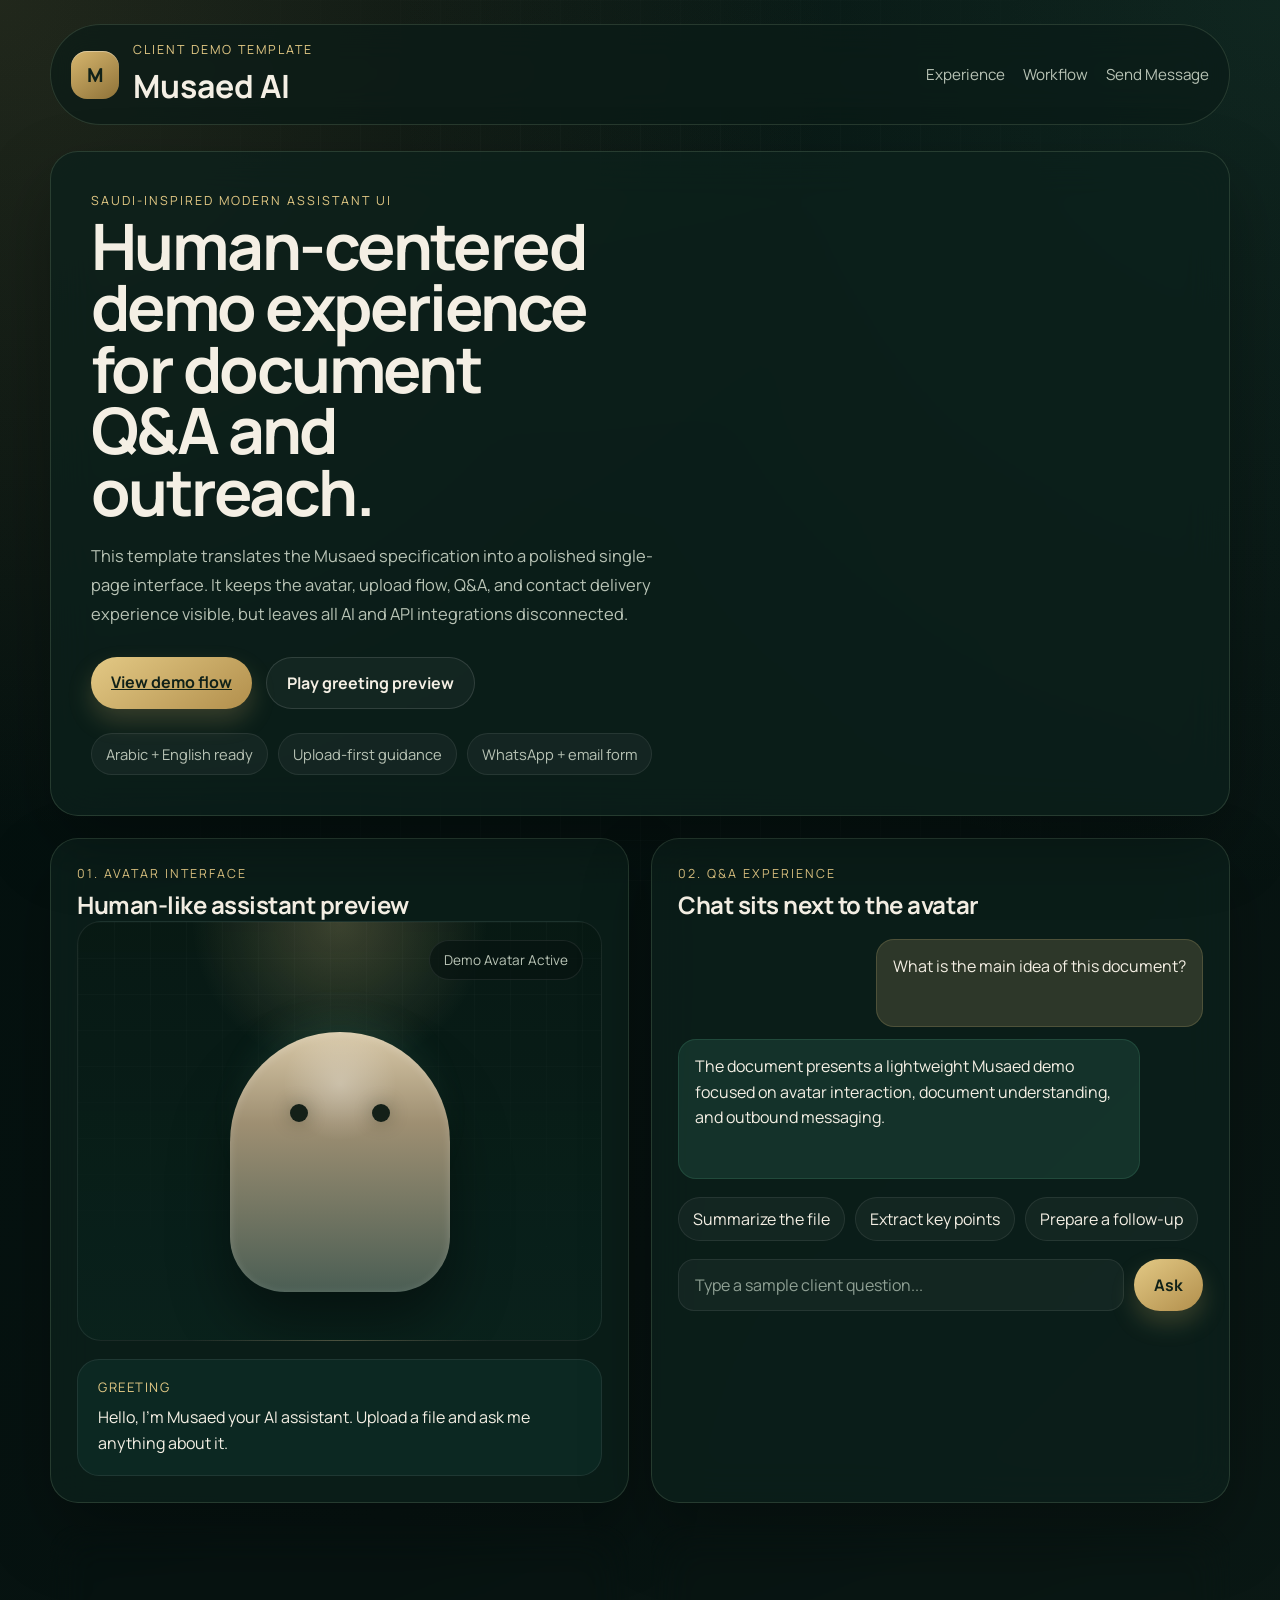
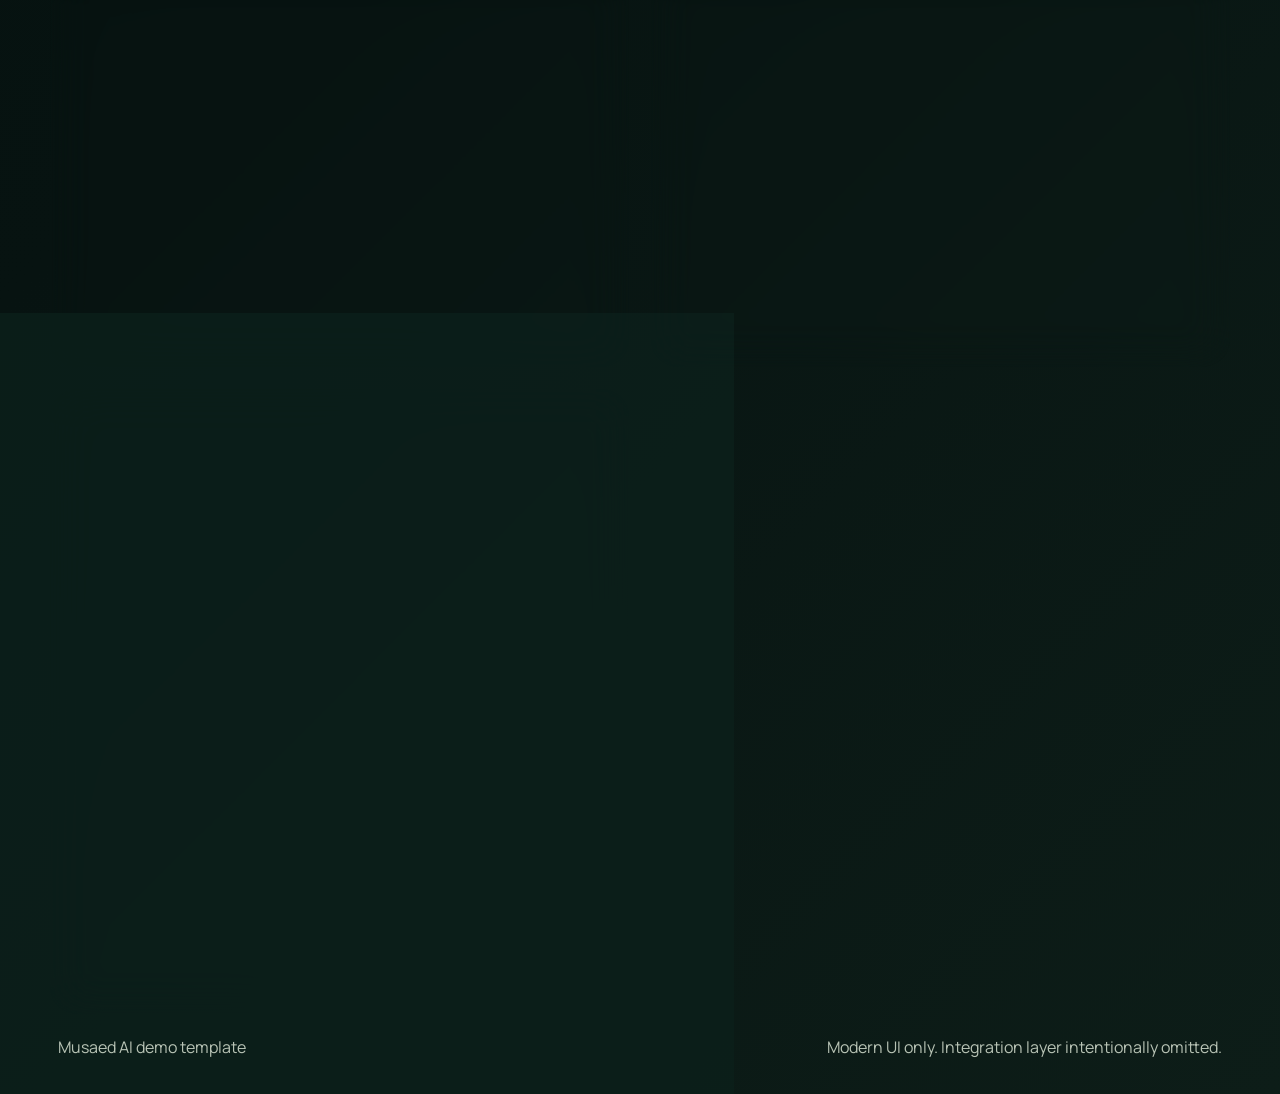
<file: index.html>
<!DOCTYPE html>
<html lang="en">
  <head>
    <meta charset="UTF-8" />
    <meta name="viewport" content="width=device-width, initial-scale=1.0" />
    <title>Musaed AI Demo UI</title>
    <link rel="preconnect" href="https://fonts.googleapis.com" />
    <link rel="preconnect" href="https://fonts.gstatic.com" crossorigin />
    <link
      href="https://fonts.googleapis.com/css2?family=Manrope:wght@400;500;600;700;800&family=Noto+Sans+Arabic:wght@400;500;700&display=swap"
      rel="stylesheet"
    />
    <link rel="stylesheet" href="./styles.css" />
  </head>
  <body>
    <div class="page-shell">
      <header class="topbar">
        <div class="brand-lockup">
          <div class="brand-mark">M</div>
          <div>
            <p class="eyebrow">Client Demo Template</p>
            <h1>Musaed AI</h1>
          </div>
        </div>
        <nav class="topnav">
          <a href="#experience">Experience</a>
          <a href="#workflow">Workflow</a>
          <a href="#contact">Send Message</a>
        </nav>
      </header>

      <main>
        <section class="hero" id="experience">
          <div class="hero-copy">
            <p class="eyebrow">Saudi-inspired modern assistant UI</p>
            <h2>Human-centered demo experience for document Q&A and outreach.</h2>
            <p class="hero-text">
              This template translates the Musaed specification into a polished
              single-page interface. It keeps the avatar, upload flow, Q&amp;A,
              and contact delivery experience visible, but leaves all AI and API
              integrations disconnected.
            </p>
            <div class="hero-actions">
              <a class="button button-primary" href="#workflow">View demo flow</a>
              <button class="button button-secondary" id="playGreeting" type="button">
                Play greeting preview
              </button>
            </div>
            <ul class="feature-pills">
              <li>Arabic + English ready</li>
              <li>Upload-first guidance</li>
              <li>WhatsApp + email form</li>
            </ul>
          </div>

        </section>

        <section class="experience-grid" id="workflow">
          <article class="panel avatar-panel">
            <div class="panel-heading">
              <p class="eyebrow">01. Avatar Interface</p>
              <h3>Human-like assistant preview</h3>
            </div>
            <div class="avatar-stage">
              <div class="stage-grid"></div>
              <div class="avatar-halo"></div>
              <div class="avatar-core">
                <div class="avatar-face">
                  <span></span>
                  <span></span>
                </div>
              </div>
              <div class="status-badge">Demo Avatar Active</div>
            </div>
            <div class="speech-card" id="speechCard">
              <p class="speech-label">Greeting</p>
              <p class="speech-text">
                Hello, I’m Musaed your AI assistant. Upload a file and ask me
                anything about it.
              </p>
            </div>
          </article>

          <article class="panel chat-panel">
            <div class="panel-heading">
              <p class="eyebrow">02. Q&amp;A Experience</p>
              <h3>Chat sits next to the avatar</h3>
            </div>
            <div class="chat-thread" id="chatThread">
              <div class="bubble bubble-user">
                What is the main idea of this document?
              </div>
              <div class="bubble bubble-assistant">
                The document presents a lightweight Musaed demo focused on avatar
                interaction, document understanding, and outbound messaging.
              </div>
            </div>
            <div class="prompt-row">
              <button class="prompt-chip" type="button">Summarize the file</button>
              <button class="prompt-chip" type="button">Extract key points</button>
              <button class="prompt-chip" type="button">Prepare a follow-up</button>
            </div>
            <form class="chat-composer" id="chatComposer">
              <input
                id="chatInput"
                type="text"
                placeholder="Type a sample client question..."
                aria-label="Question input"
              />
              <button class="button button-primary" type="submit">Ask</button>
            </form>
          </article>
        </section>

        <section class="workflow-grid">
          <article class="panel upload-panel">
            <div class="panel-heading">
              <p class="eyebrow">03. Document Upload</p>
              <h3>Drop a client file here</h3>
            </div>
            <label class="dropzone" for="fileInput">
              <input id="fileInput" type="file" accept=".pdf,.doc,.docx,.txt,.xls,.xlsx" />
              <div class="dropzone-icon">+</div>
              <strong>Drag &amp; drop or click to upload</strong>
              <span>Accepted: PDF, Word, Text, Excel up to 5MB</span>
            </label>
            <div class="upload-result" id="uploadResult">
              <p class="upload-state">No document uploaded yet.</p>
            </div>
          </article>

          <article class="panel summary-panel">
            <div class="panel-heading">
              <p class="eyebrow">04. Demo Journey</p>
              <h3>Client-facing walkthrough</h3>
            </div>
            <ol class="journey-list">
              <li>Client lands on the page and sees the avatar greeting.</li>
              <li>They upload a file and receive a ready-state confirmation.</li>
              <li>They ask a question and see an answer in voice/text style UI.</li>
              <li>They trigger a WhatsApp or email follow-up from the same page.</li>
            </ol>
            <div class="insight-card" id="statusCard">
              <p class="insight-label">Current demo status</p>
              <p class="insight-value">UI only. No AI services connected.</p>
            </div>
          </article>
        </section>

        <section class="contact-grid" id="contact">
          <article class="panel form-panel">
            <div class="panel-heading">
              <p class="eyebrow">05. Delivery Form</p>
              <h3>Send by WhatsApp or email</h3>
            </div>
            <form class="delivery-form" id="deliveryForm">
              <label>
                <span>Name</span>
                <input type="text" name="name" placeholder="Client or lead name" />
              </label>
              <label>
                <span>Email</span>
                <input type="email" name="email" placeholder="name@company.com" />
              </label>
              <label>
                <span>WhatsApp Number</span>
                <input type="tel" name="phone" placeholder="+966 5X XXX XXXX" />
              </label>
              <label>
                <span>Message</span>
                <textarea
                  name="message"
                  rows="4"
                  placeholder="Write a summary, proposal, or follow-up message..."
                ></textarea>
              </label>
              <button class="button button-primary" type="submit">
                Send demo message
              </button>
            </form>
          </article>
        </section>
      </main>

      <footer class="footer">
        <p>Musaed AI demo template</p>
        <p>Modern UI only. Integration layer intentionally omitted.</p>
      </footer>
    </div>

    <script src="./script.js"></script>
  </body>
</html>
</file>
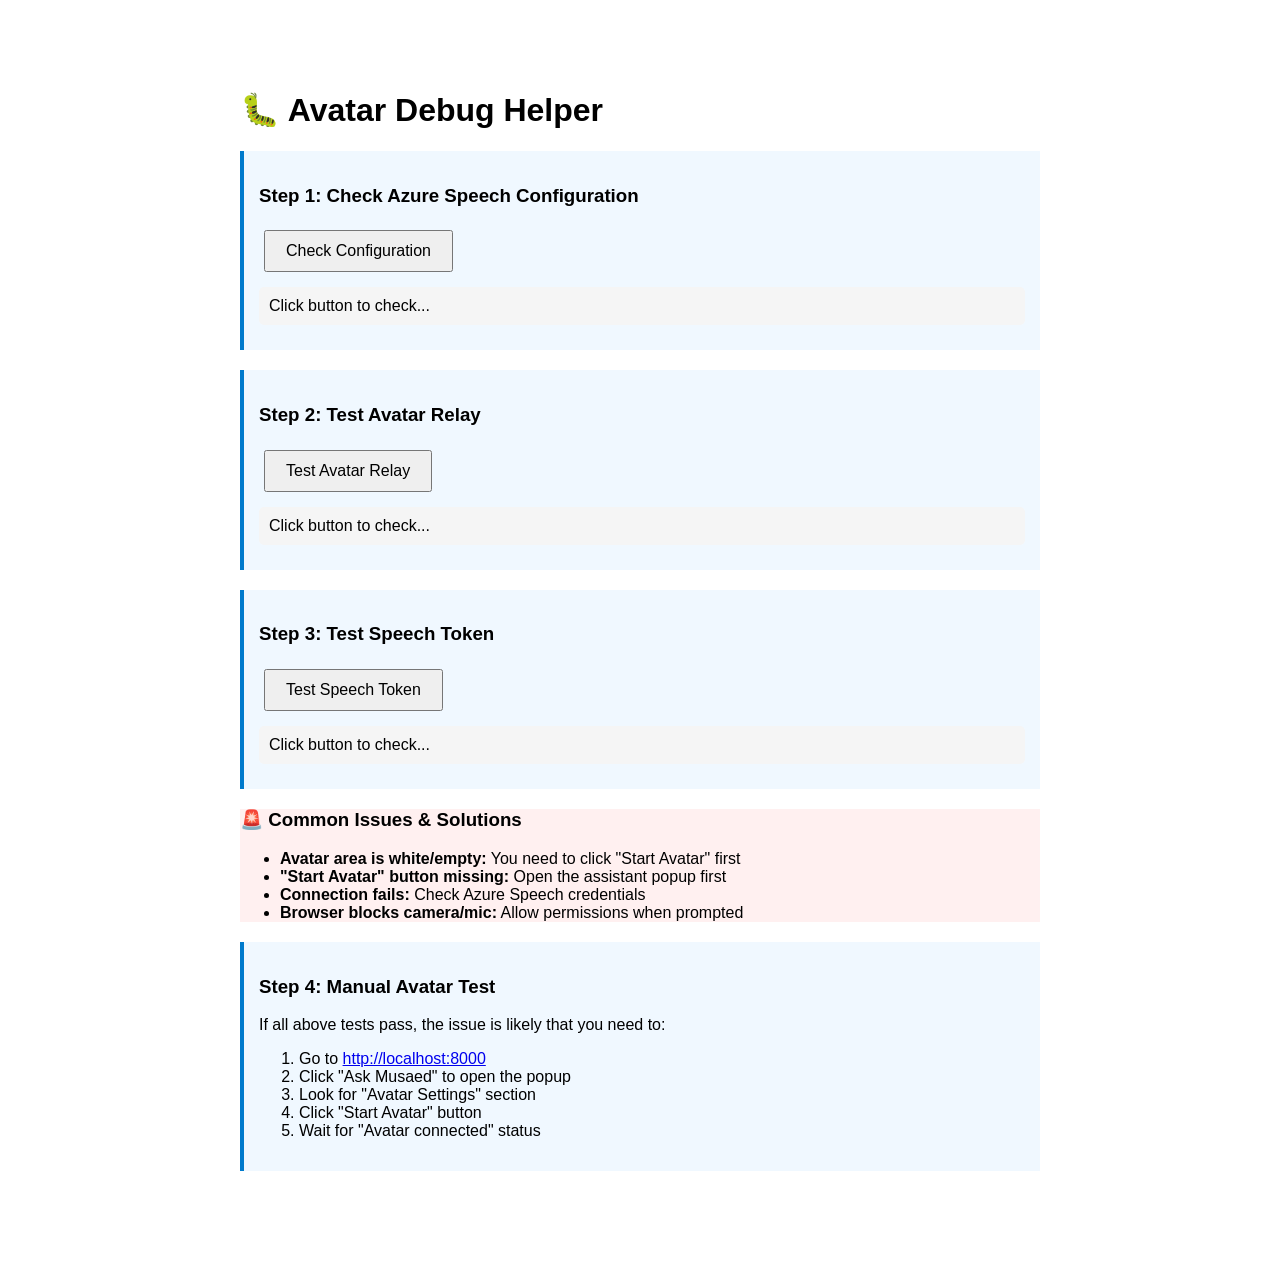
<file: debug_avatar.html>
<!DOCTYPE html>
<html lang="en">
<head>
    <meta charset="UTF-8">
    <meta name="viewport" content="width=device-width, initial-scale=1.0">
    <title>Avatar Debug Helper</title>
    <style>
        body { font-family: Arial, sans-serif; max-width: 800px; margin: 50px auto; padding: 20px; }
        .step { margin: 20px 0; padding: 15px; border-left: 4px solid #007acc; background: #f0f8ff; }
        .issue { background: #fff0f0; border-left-color: #cc0000; }
        .success { background: #f0fff0; border-left-color: #00cc00; }
        button { padding: 10px 20px; margin: 5px; font-size: 16px; cursor: pointer; }
        .status { margin: 10px 0; padding: 10px; background: #f5f5f5; border-radius: 5px; }
    </style>
</head>
<body>
    <h1>🐛 Avatar Debug Helper</h1>
    
    <div class="step">
        <h3>Step 1: Check Azure Speech Configuration</h3>
        <button onclick="checkConfig()">Check Configuration</button>
        <div id="config-status" class="status">Click button to check...</div>
    </div>
    
    <div class="step">
        <h3>Step 2: Test Avatar Relay</h3>
        <button onclick="checkRelay()">Test Avatar Relay</button>
        <div id="relay-status" class="status">Click button to check...</div>
    </div>
    
    <div class="step">
        <h3>Step 3: Test Speech Token</h3>
        <button onclick="checkToken()">Test Speech Token</button>
        <div id="token-status" class="status">Click button to check...</div>
    </div>
    
    <div class="issue">
        <h3>🚨 Common Issues & Solutions</h3>
        <ul>
            <li><strong>Avatar area is white/empty:</strong> You need to click "Start Avatar" first</li>
            <li><strong>"Start Avatar" button missing:</strong> Open the assistant popup first</li>
            <li><strong>Connection fails:</strong> Check Azure Speech credentials</li>
            <li><strong>Browser blocks camera/mic:</strong> Allow permissions when prompted</li>
        </ul>
    </div>
    
    <div class="step">
        <h3>Step 4: Manual Avatar Test</h3>
        <p>If all above tests pass, the issue is likely that you need to:</p>
        <ol>
            <li>Go to <a href="http://localhost:8000">http://localhost:8000</a></li>
            <li>Click "Ask Musaed" to open the popup</li>
            <li>Look for "Avatar Settings" section</li>
            <li>Click "Start Avatar" button</li>
            <li>Wait for "Avatar connected" status</li>
        </ol>
    </div>

    <script>
        async function checkConfig() {
            const status = document.getElementById('config-status');
            try {
                status.textContent = 'Checking...';
                const response = await fetch('/api/config');
                const data = await response.json();
                
                if (data.speechReady) {
                    status.innerHTML = '✅ Azure Speech is configured correctly<br>' + 
                                     `Region: ${data.speechRegion}<br>` +
                                     `Endpoint: ${data.speechEndpoint}`;
                    status.className = 'status success';
                } else {
                    status.innerHTML = '❌ Azure Speech not configured<br>' + 
                                     'Please add your API key to the .env file';
                    status.className = 'status issue';
                }
            } catch (error) {
                status.textContent = '❌ Error: ' + error.message;
                status.className = 'status issue';
            }
        }
        
        async function checkRelay() {
            const status = document.getElementById('relay-status');
            try {
                status.textContent = 'Checking...';
                const response = await fetch('/api/avatar/relay');
                const data = await response.json();
                
                if (data.urls && data.urls.length > 0) {
                    status.innerHTML = '✅ Avatar relay working<br>' + 
                                     `Relay server: ${data.urls[0]}<br>` +
                                     `Username: ${data.username.substring(0, 20)}...`;
                    status.className = 'status success';
                } else {
                    status.textContent = '❌ Avatar relay not working';
                    status.className = 'status issue';
                }
            } catch (error) {
                status.textContent = '❌ Error: ' + error.message;
                status.className = 'status issue';
            }
        }
        
        async function checkToken() {
            const status = document.getElementById('token-status');
            try {
                status.textContent = 'Checking...';
                const response = await fetch('/api/speech/token', { method: 'POST' });
                const data = await response.json();
                
                if (data.token) {
                    status.innerHTML = '✅ Speech token generated successfully<br>' + 
                                     `Region: ${data.region}<br>` +
                                     `Token: ${data.token.substring(0, 50)}...`;
                    status.className = 'status success';
                } else {
                    status.textContent = '❌ Failed to generate speech token';
                    status.className = 'status issue';
                }
            } catch (error) {
                status.textContent = '❌ Error: ' + error.message;
                status.className = 'status issue';
            }
        }
    </script>
</body>
</html>
</file>
<file: styles.css>
:root {
  --bg: #071311;
  --panel: rgba(12, 33, 28, 0.78);
  --panel-strong: rgba(14, 42, 36, 0.92);
  --border: rgba(167, 196, 153, 0.18);
  --text: #f4efe4;
  --muted: #b8c3b5;
  --brand: #d7b66e;
  --brand-strong: #e3c985;
  --accent: #59b892;
  --accent-soft: rgba(89, 184, 146, 0.18);
  --shadow: 0 30px 70px rgba(0, 0, 0, 0.28);
  --radius-xl: 28px;
  --radius-lg: 22px;
  --radius-md: 16px;
}

* {
  box-sizing: border-box;
}

html {
  scroll-behavior: smooth;
}

body {
  margin: 0;
  min-height: 100vh;
  font-family: "Manrope", "Noto Sans Arabic", sans-serif;
  color: var(--text);
  background:
    radial-gradient(circle at top left, rgba(215, 182, 110, 0.14), transparent 28%),
    radial-gradient(circle at top right, rgba(89, 184, 146, 0.12), transparent 30%),
    linear-gradient(135deg, #03100e 0%, #071311 48%, #0d1d18 100%);
}

body::before {
  content: "";
  position: fixed;
  inset: 0;
  background-image:
    linear-gradient(rgba(255, 255, 255, 0.02) 1px, transparent 1px),
    linear-gradient(90deg, rgba(255, 255, 255, 0.02) 1px, transparent 1px);
  background-size: 40px 40px;
  mask-image: radial-gradient(circle at center, black 40%, transparent 90%);
  pointer-events: none;
}

.page-shell {
  width: min(1180px, calc(100% - 32px));
  margin: 0 auto;
  padding: 24px 0 36px;
}

.topbar,
.hero,
.workflow-grid,
.contact-grid,
.footer {
  position: relative;
  z-index: 1;
}

.topbar {
  display: flex;
  align-items: center;
  justify-content: space-between;
  gap: 20px;
  padding: 16px 20px;
  background: rgba(10, 28, 23, 0.7);
  border: 1px solid var(--border);
  border-radius: 999px;
  backdrop-filter: blur(18px);
}

.brand-lockup {
  display: flex;
  align-items: center;
  gap: 14px;
}

.brand-mark {
  width: 48px;
  height: 48px;
  display: grid;
  place-items: center;
  border-radius: 16px;
  background: linear-gradient(145deg, var(--brand), #8e7238);
  color: #102118;
  font-weight: 800;
  font-size: 1.2rem;
  box-shadow: inset 0 1px 0 rgba(255, 255, 255, 0.34);
}

.brand-lockup h1,
.hero-copy h2,
.panel-heading h3,
.footer p {
  margin: 0;
}

.eyebrow {
  margin: 0 0 6px;
  color: var(--brand-strong);
  font-size: 0.78rem;
  letter-spacing: 0.16em;
  text-transform: uppercase;
}

.topnav {
  display: flex;
  flex-wrap: wrap;
  gap: 18px;
}

.topnav a {
  color: var(--muted);
  text-decoration: none;
  font-size: 0.95rem;
}

.topnav a:hover {
  color: var(--text);
}

.hero {
  margin-top: 26px;
}

.hero-copy,
.panel {
  background: var(--panel);
  border: 1px solid var(--border);
  box-shadow: var(--shadow);
  backdrop-filter: blur(22px);
}

.hero-copy {
  padding: 40px;
  border-radius: var(--radius-xl);
}

.hero-copy h2 {
  max-width: 12ch;
  font-size: clamp(2.4rem, 5vw, 4.5rem);
  line-height: 0.96;
  letter-spacing: -0.04em;
}

.hero-text {
  max-width: 58ch;
  margin: 20px 0 0;
  color: var(--muted);
  font-size: 1.03rem;
  line-height: 1.75;
}

.hero-actions {
  display: flex;
  flex-wrap: wrap;
  gap: 14px;
  margin-top: 28px;
}

.button {
  border: 0;
  border-radius: 999px;
  padding: 14px 20px;
  font: inherit;
  font-weight: 700;
  cursor: pointer;
  transition: transform 180ms ease, box-shadow 180ms ease, background 180ms ease;
}

.button:hover,
.prompt-chip:hover {
  transform: translateY(-1px);
}

.button-primary {
  background: linear-gradient(145deg, var(--brand-strong), #b28f4c);
  color: #102118;
  box-shadow: 0 12px 24px rgba(215, 182, 110, 0.22);
}

.button-secondary {
  background: rgba(255, 255, 255, 0.04);
  color: var(--text);
  border: 1px solid rgba(255, 255, 255, 0.12);
}

.feature-pills {
  display: flex;
  flex-wrap: wrap;
  gap: 10px;
  padding: 0;
  margin: 24px 0 0;
  list-style: none;
}

.feature-pills li {
  padding: 10px 14px;
  border-radius: 999px;
  background: rgba(255, 255, 255, 0.045);
  border: 1px solid rgba(255, 255, 255, 0.08);
  color: var(--muted);
  font-size: 0.92rem;
}

.avatar-stage {
  position: relative;
  overflow: hidden;
  min-height: 420px;
  border-radius: 24px;
  background:
    radial-gradient(circle at top, rgba(227, 201, 133, 0.24), transparent 30%),
    linear-gradient(180deg, rgba(8, 25, 20, 0.96), rgba(10, 35, 29, 0.88));
  border: 1px solid rgba(255, 255, 255, 0.08);
}

.stage-grid {
  position: absolute;
  inset: 0;
  background-image:
    linear-gradient(rgba(255, 255, 255, 0.03) 1px, transparent 1px),
    linear-gradient(90deg, rgba(255, 255, 255, 0.03) 1px, transparent 1px);
  background-size: 36px 36px;
  mask-image: linear-gradient(180deg, rgba(0, 0, 0, 0.7), transparent);
}

.avatar-halo {
  position: absolute;
  inset: auto 50% 96px auto;
  width: 260px;
  height: 260px;
  transform: translateX(50%);
  border-radius: 50%;
  background: radial-gradient(circle, rgba(89, 184, 146, 0.45), transparent 60%);
  filter: blur(12px);
  animation: pulse 4s ease-in-out infinite;
}

.avatar-core {
  position: absolute;
  left: 50%;
  bottom: 48px;
  width: 220px;
  height: 260px;
  transform: translateX(-50%);
  border-radius: 120px 120px 60px 60px;
  background:
    radial-gradient(circle at 50% 20%, rgba(255, 255, 255, 0.28), transparent 24%),
    linear-gradient(180deg, #d8c8a7 0%, #9e8f72 35%, #4b5e54 100%);
  box-shadow:
    inset 0 2px 10px rgba(255, 255, 255, 0.18),
    0 30px 60px rgba(0, 0, 0, 0.42);
}

.avatar-face {
  position: absolute;
  inset: 72px 60px auto;
  display: flex;
  justify-content: space-between;
}

.avatar-face span {
  width: 18px;
  height: 18px;
  border-radius: 50%;
  background: #142018;
  box-shadow: 0 0 18px rgba(20, 32, 24, 0.35);
}

.status-badge {
  position: absolute;
  right: 18px;
  top: 18px;
  padding: 10px 14px;
  border-radius: 999px;
  background: rgba(8, 20, 17, 0.72);
  border: 1px solid rgba(255, 255, 255, 0.08);
  font-size: 0.85rem;
  color: var(--muted);
}

.speech-card {
  margin-top: 18px;
  padding: 18px 20px;
  border-radius: var(--radius-lg);
  background: var(--panel-strong);
  border: 1px solid rgba(255, 255, 255, 0.08);
}

.speech-label,
.speech-text,
.upload-state,
.insight-label,
.insight-value {
  margin: 0;
}

.speech-label,
.insight-label {
  color: var(--brand-strong);
  font-size: 0.82rem;
  text-transform: uppercase;
  letter-spacing: 0.12em;
}

.speech-text {
  margin-top: 8px;
  color: var(--text);
  line-height: 1.65;
}

.experience-grid,
.workflow-grid,
.contact-grid {
  display: grid;
  grid-template-columns: repeat(2, minmax(0, 1fr));
  gap: 22px;
  margin-top: 22px;
}

.panel {
  padding: 26px;
  border-radius: var(--radius-xl);
}

.panel-heading h3 {
  font-size: 1.5rem;
  letter-spacing: -0.02em;
}

.dropzone {
  display: grid;
  place-items: center;
  gap: 10px;
  min-height: 240px;
  margin-top: 18px;
  padding: 28px;
  border-radius: 24px;
  border: 1.5px dashed rgba(227, 201, 133, 0.4);
  background:
    linear-gradient(180deg, rgba(89, 184, 146, 0.08), rgba(255, 255, 255, 0.02)),
    rgba(255, 255, 255, 0.02);
  text-align: center;
  cursor: pointer;
}

.dropzone input {
  display: none;
}

.dropzone-icon {
  width: 58px;
  height: 58px;
  display: grid;
  place-items: center;
  border-radius: 20px;
  background: rgba(255, 255, 255, 0.06);
  font-size: 2rem;
  color: var(--brand-strong);
}

.dropzone span,
.upload-state,
.journey-list {
  color: var(--muted);
}

.upload-result {
  margin-top: 18px;
  padding: 16px 18px;
  border-radius: 18px;
  background: rgba(255, 255, 255, 0.035);
  border: 1px solid rgba(255, 255, 255, 0.06);
}

.chat-thread {
  display: grid;
  gap: 12px;
  min-height: 240px;
  margin-top: 18px;
}

.bubble {
  max-width: 88%;
  padding: 14px 16px;
  border-radius: 18px;
  line-height: 1.6;
}

.bubble-user {
  justify-self: end;
  background: rgba(227, 201, 133, 0.16);
  border: 1px solid rgba(227, 201, 133, 0.18);
}

.bubble-assistant {
  background: rgba(89, 184, 146, 0.14);
  border: 1px solid rgba(89, 184, 146, 0.18);
}

.prompt-row {
  display: flex;
  flex-wrap: wrap;
  gap: 10px;
  margin-top: 18px;
}

.prompt-chip {
  padding: 10px 14px;
  border: 1px solid rgba(255, 255, 255, 0.08);
  border-radius: 999px;
  background: rgba(255, 255, 255, 0.04);
  color: var(--text);
  font: inherit;
  cursor: pointer;
}

.chat-composer,
.delivery-form {
  margin-top: 18px;
}

.chat-composer {
  display: grid;
  grid-template-columns: 1fr auto;
  gap: 10px;
}

input,
textarea {
  width: 100%;
  border: 1px solid rgba(255, 255, 255, 0.08);
  background: rgba(255, 255, 255, 0.04);
  color: var(--text);
  border-radius: 16px;
  padding: 14px 16px;
  font: inherit;
}

input::placeholder,
textarea::placeholder {
  color: #8fa094;
}

input:focus,
textarea:focus {
  outline: 2px solid rgba(227, 201, 133, 0.35);
  outline-offset: 1px;
}

.delivery-form {
  display: grid;
  gap: 14px;
}

.delivery-form label span {
  display: block;
  margin-bottom: 8px;
  color: var(--muted);
  font-size: 0.92rem;
}

.journey-list {
  margin: 18px 0 0;
  padding-left: 22px;
  line-height: 1.8;
}

.insight-card {
  margin-top: 24px;
  padding: 20px;
  border-radius: 20px;
  background:
    linear-gradient(135deg, rgba(227, 201, 133, 0.12), rgba(89, 184, 146, 0.08)),
    rgba(255, 255, 255, 0.03);
  border: 1px solid rgba(255, 255, 255, 0.08);
}

.insight-value {
  margin-top: 8px;
  font-size: 1.15rem;
  font-weight: 700;
}

.footer {
  display: flex;
  justify-content: space-between;
  gap: 16px;
  margin-top: 22px;
  padding: 0 8px;
  color: var(--muted);
}

@keyframes pulse {
  0%,
  100% {
    transform: translateX(50%) scale(0.94);
    opacity: 0.78;
  }
  50% {
    transform: translateX(50%) scale(1.04);
    opacity: 1;
  }
}

@media (max-width: 980px) {
  .hero,
  .experience-grid,
  .workflow-grid,
  .contact-grid {
    grid-template-columns: 1fr;
  }

  .hero-copy h2 {
    max-width: none;
  }

  .topbar,
  .footer {
    flex-direction: column;
    align-items: flex-start;
  }
}

@media (max-width: 640px) {
  .page-shell {
    width: min(100% - 20px, 1180px);
    padding-top: 14px;
  }

  .topbar,
  .hero-copy,
  .avatar-card,
  .panel {
    padding: 18px;
  }

  .hero-copy h2 {
    font-size: 2.3rem;
  }

  .chat-composer {
    grid-template-columns: 1fr;
  }

  .avatar-stage {
    min-height: 340px;
  }

  .avatar-core {
    width: 180px;
    height: 220px;
  }
}
</file>
